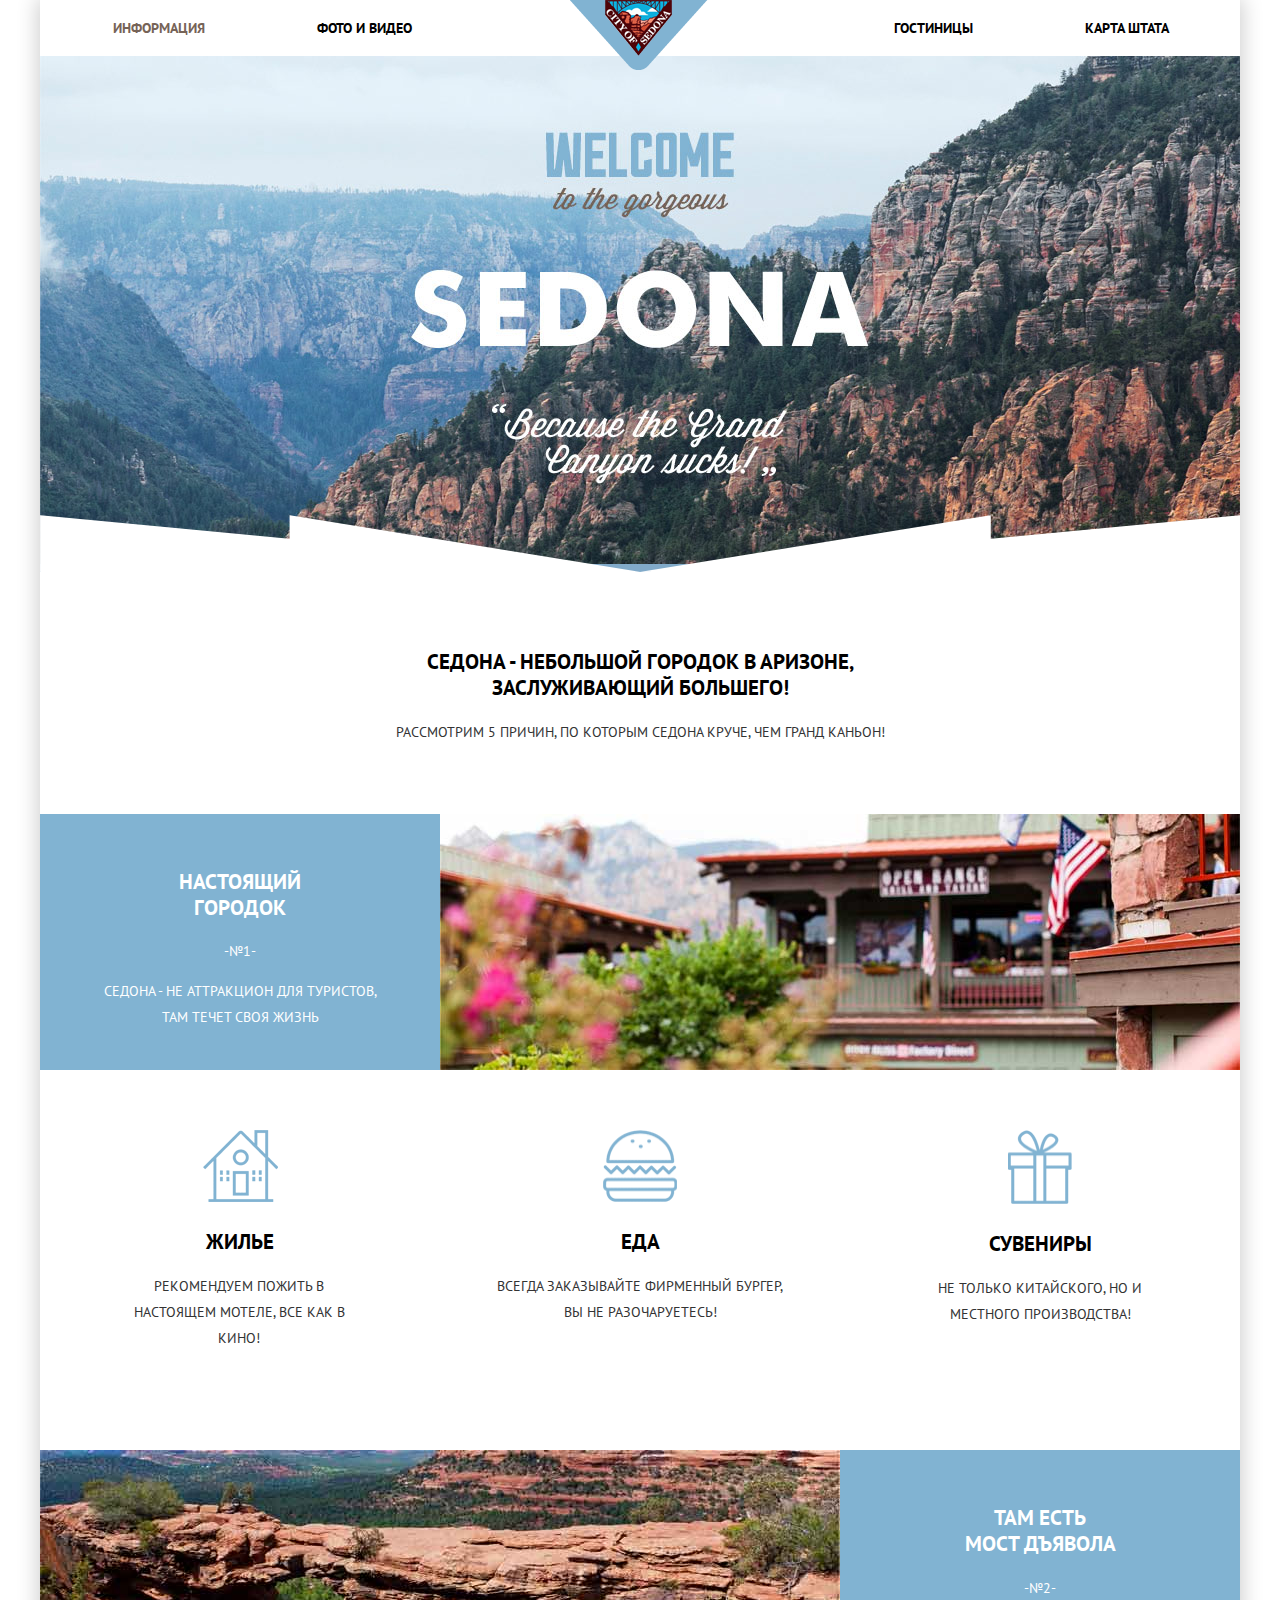
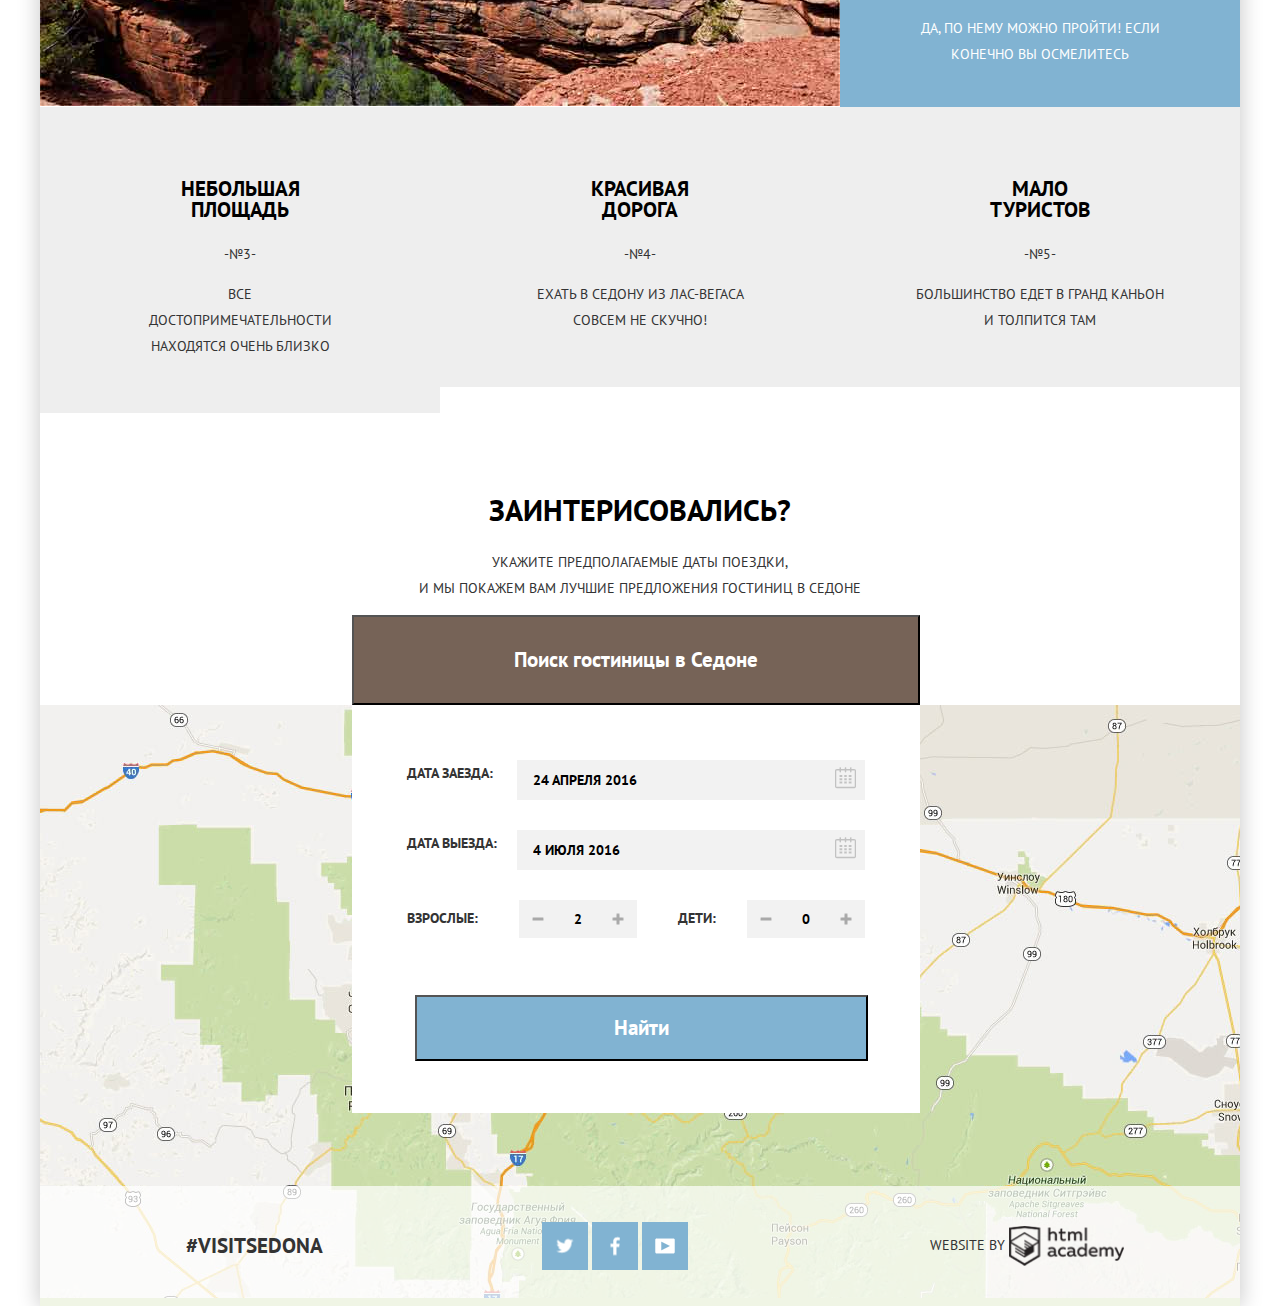
<file: index.html>
<!DOCTYPE html>
<html lang="ru">
  <head>
    <meta charset="utf-8">
    <title>HTML Academy: Седона</title>
    <link rel="stylesheet" href="https://fonts.googleapis.com/css?family=PT+Sans:400,700&subset=cyrillic">
    <link rel="stylesheet" href="css/normalize.css">
    <link rel="stylesheet" href="css/style.css">
  </head>
  <body class="container">
    <header class="main-header">
      <nav class="main-navigation clearfix">
        <ul>
          <li class="menu-left active">
            <a>Информация</a>
          </li>
          <li class="menu-left">
            <a href="#">Фото и видео</a>
          </li>
          <li class="menu-right">
            <a href="#">Карта штата</a>
          </li>
          <li class="menu-right">
            <a href="#">Гостиницы</a>
          </li>
        </ul>
      </nav>
      <div class="index-logo">
        <a href="#">
          <img src="img/logo.png" width="138" height="70" alt="City of Sedona">
         </a>
      </div>
    </header>
    <main class="content">
      <div class="picture">
        <img src="img/Welcome.jpg" width="1200" height="508" alt="Welcome to Sedona">
      </div>
  	  <div class="features">
        <div class="slogan">
  	      <h2>Седона - небольшой городок в Аризоне, заслуживающий большего!</h2>
  	      <p>Рассмотрим 5 причин, по которым Седона круче, чем Гранд Каньон!</p>
        </div>
  	    <div class="index-content clearfix">
  	      <div class="index-content-text text-left">
  	        <h2>Настоящий городок</h2>
  	        <p>-№1-</p>
  	        <p>Седона - не аттракцион для туристов,<br>там течет своя жизнь</p>
  	      </div>
  	      <div class="index-content-pick">
  	        <img src="img/city.jpg" width="800" height="256" alt="View of the town">
  	      </div>
        </div>
  	    <div class="features-item clearfix">
  	      <div class="features-image">
            <img src="img/house.png" width="75" height="72" alt="House">
  	        <h3>Жилье</h3>
  	        <p class="short-text-one">Рекомендуем пожить в настоящем мотеле, все как в кино!</p>
  	      </div>
  	      <div class="features-image">
            <img src="img/food.png" width="74" height="72" alt="Food">
  	        <h3>Еда</h3>
  	        <p class="short-text-two">Всегда заказывайте фирменный бургер, Вы не разочаруетесь!</p>
  	      </div>
  	      <div class="features-image">
            <img src="img/gift.png" width="64" height="74" alt="Gift">
  	        <h3>Сувениры</h3>
  	        <p class="short-text-three">Не только китайского, но и местного производства!</p>
  	      </div>
  	    </div>
  	    <div class="index-content clearfix">
  	      <div class="index-content-pick">
  	        <img src="img/devilbridge.jpg" width="800" height="256" alt="Devil bridge">
  	      </div>
  	      <div class="index-content-text text-right">
  	        <h2>Там есть мост&nbspдъявола</h2>
  	        <p>-№2-</p>
  	        <p>Да, по нему можно пройти! Если конечно Вы осмелитесь</p>
          </div>
  	    </div>
  	    <div class="features-item clearfix">
  	      <div class="features-name area">
            <h3>Небольшая площадь</h3>
  	        <p>-№3-</p>
  	        <p>Все достопримечательности находятся очень близко</p>
  	      </div>
  	      <div class="features-name road">
  	        <h3>Красивая дорога</h3>
  	        <p>-№4-</p>
  	        <p>Ехать в Седону из Лас-Вегаса совсем не скучно!</p>
  	      </div>
  	      <div class="features-name tourists">
  	        <h3>Мало туристов</h3>
  	        <p>-№5-</p>
  	        <p>Большинство едет в Гранд Каньон и толпится там</p>
  	      </div>
  		  </div>
  	  </div>
  	  <div class="question">
  	    <div class="question-title">
  	       <h2>Заинтерисовались?</h2>
  	       <p>Укажите предполагаемые даты поездки,<br> и мы покажем вам лучшие предложения гостиниц в Седоне</p>
  	    </div>
  	    <div class="search-hotel">
  	        <button class="btn-searh">Поиск гостиницы в Седоне
            </button>
        </div>
        <div class="modal-content">
  	      <form action="#" method="get">
            <div class="check check-in clearfix">
    	        <label for="arrival">Дата заезда:</label>
    	        <input type="text" name="data-arrival" id="arrival" value="24 апреля 2016">
              <div class="btn-calendar"></div>
            </div>
            <div class="check clearfix">
    	        <label for="departure">Дата выезда:</label>
    	        <input type="text" name="data-departure" id="departure" value="4 июля 2016">
              <div class="btn-calendar"></div>
            </div>
            <div class="count-people clearfix">
              <div class="adults">
    	          <label for="adults-field">Взрослые:</label>
                <div class="pick">
                  <button class="btn-minus">-</button>
      	      	  <input type="text" name="adults" id="adults-field" value="2">
                  <button class="btn-plus">+</button>
                </div>
              </div>
              <div class="child">
    	          <label for="child-field">Дети:</label>
                <div class="pick">
                  <button class="btn-minus">-</button>
                  <input type="text" name="child" id="child-field" value="0">
                  <button class="btn-plus">+</button>
                </div>
              </div>
            </div>
	          <button class="btn-get" type="submit">Найти</button>
  	      </form>
        </div>
  	    <div class="map">
          <img src="img/map.jpg" width="1200" height="593" alt="map">
  	    </div>
  	  </div>
    </main>
    <footer class="main-footer">
      <div class="hashtag">
        <p>#Visitsedona</p>
      </div>
      <div class="footer-social">
        <a class="social-btn social-btn-tw" href="#">Твиттер</a>
        <a class="social-btn social-btn-fb" href="#">Фейсбук</a>
        <a class="social-btn social-btn-yt" href="#">Ютуб</a>
      </div>
      <div class="footer-copyright">
        <p>Website by
          <a href="https://htmlacademy.ru"></a>
        </p>
      </div>
    </footer>
  </body>
</html>
</file>
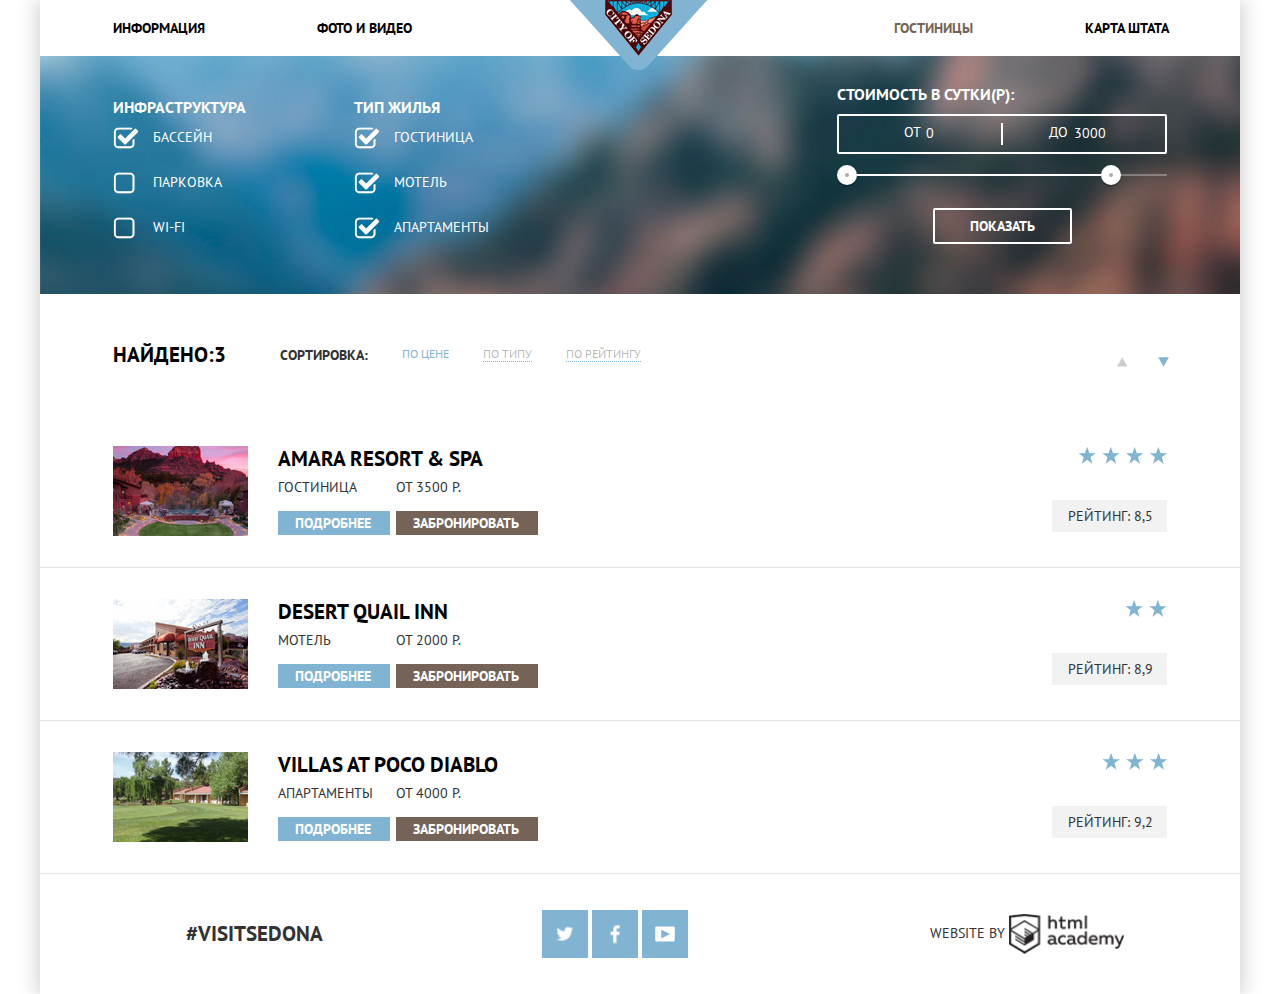
<file: inner.html>
<!DOCTYPE html>
<html lang="ru">
  <head>
    <meta charset="utf-8">
    <title>HTML Academy: Седона</title>
    <link rel="stylesheet" href="https://fonts.googleapis.com/css?family=PT+Sans:400,700&subset=cyrillic">
    <link rel="stylesheet" href="css/normalize.css">
    <link rel="stylesheet" href="css/style.css">
  </head>
  <body class="container">
    <header class="main-header">
      <nav class="main-navigation clearfix">
  	    <ul>
  	      <li class="menu-left">
  	        <a>Информация</a>
  	      </li>
  	      <li class="menu-left">
  	      	<a href="#">Фото и видео</a>
  	      </li>
  	      <li class="menu-right">
  	      	<a href="#">Карта штата</a>
  	      </li>
  	      <li class="menu-right active">
  	      	<a href="#">Гостиницы</a>
  	      </li>
  	    </ul>
      </nav>
      <div class="index-logo">
        <a href="#">
          <img src="img/logo.png" width="138" height="70" alt="City of Sedona">
         </a>
      </div>
    </header>
    <main class="content">
      <div class="filter clearfix">
        <form action="#" method="post">
          <div class="infrastructure">
            <h2>Инфраструктура</h2>
            <input type="checkbox" name="pool" id="pool-field" checked>
            <label for="pool-field">Бассейн</label>
            <input type="checkbox" name="parking" id="parking-field">
            <label for="parking-field">Парковка</label>
            <input type="checkbox" name="wifi" id="wifi-field">
            <label for="wifi-field">Wi-Fi</label>
          </div>
          <div class="type-house">
            <h2>Тип жилья</h2>
            <input type="checkbox" name="hotel" id="hotel-field" checked>
            <label for="hotel-field">Гостиница</label>
            <input type="checkbox" name="motel" id="motel-field" checked>
            <label for="motel-field">Мотель</label>
            <input type="checkbox" name="apartments" id="apartments-field" checked>
            <label for="apartments-field">Апартаменты</label>
          </div>
          <div class="filter-range">
            <div class="filter-range-title">Стоимость в сутки(р):</div>
            <div class="price-controls">
              <label class="min-price">от <input type="text" name="min-price" value="0"></label>
              <label class="max-price">до <input type="text" name="max-price" value="3000"></label>
            </div>
            <div class="range-controls">
              <div class="scale">
                <div class="bar">
                </div>
              </div>
              <div class="range-toggle range-toggle-min">
              </div>
              <div class="range-toggle range-toggle-max">
              </div>
            </div>
            <button class="btn-transparent" type="submit">Показать</button>
          </div>
        </form>
      </div>
      <div class="search-result">
        <div class="find clearfix">
          <h2>Найдено:3</h2>
          <p>Сортировка:</p>
          <a class="sort-active">По цене</a>
          <a href="#">По типу</a>
          <a href="#">По рейтингу</a>
          <a href="#" class="arrow arrow-under arrow-active"></a>
          <a href="#" class="arrow arrow-up"></a>
        </div>
        <div class="hotel clearfix">
          <div class="hotel-image">
            <img src="img/amara.jpg" width="135" height="90" alt="Amara resort & spa">
          </div>
          <div class="hotel-info clearfix">
            <div class="hotel-title">
              <a href="#">Amara resort & spa</a>
            </div>
            <div class="hotel-type">
              <p>Гостиница</p>
              <a href="#" class="btn-read">Подробнее</a>
            </div>
            <div class="cost">
              <p>от 3500 Р.</p>
              <a href="#" class="btn-book">Забронировать</a>
            </div>
          </div>
          <div class="rating">
            <span class="star star-four"></span>
            <p>Рейтинг: 8,5</p>
          </div>
        </div>
        <div class="hotel clearfix">
          <div class="hotel-image desert">
            <img src="img/desert.jpg" width="135" height="90" alt="Desert quail inn">
          </div>
          <div class="hotel-info clearfix">
            <div class="hotel-title">
              <a href="#">Desert quail inn</a>
            </div>
            <div class="hotel-type">
              <p>Мотель</p>
              <a href="#" class="btn-read">Подробнее</a>
            </div>
            <div class="cost">
              <p>от 2000 Р.</p>
              <a href="#" class="btn-book">Забронировать</a>
            </div>
          </div>
          <div class="rating">
            <span class="star star-two"></span>
            <p>Рейтинг: 8,9</p>
          </div>
        </div>
        <div class="hotel clearfix">
          <div class="hotel-image villas">
            <img src="img/villas.jpg" width="135" height="90" alt="Villas at poco diablo">
          </div>
          <div class="hotel-info clearfix">
            <div class="hotel-title">
              <a href="#">Villas at poco diablo</a>
            </div>
            <div class="hotel-type">
              <p>Апартаменты</p>
              <a href="#" class="btn-read">Подробнее</a>
            </div>
            <div class="cost">
              <p>от 4000 Р.</p>
              <a href="#" class="btn-book">Забронировать</a>
            </div>
          </div>
          <div class="rating clearfix">
            <span class="star star-three"></span>
            <p>Рейтинг: 9,2</p>
          </div>
        </div>
      </div>
    </main>
    <footer class="inner-footer">
      <div class="hashtag">
        <p>#Visitsedona</p>
      </div>
      <div class="footer-social">
        <a class="social-btn social-btn-tw" href="#">Твиттер</a>
        <a class="social-btn social-btn-fb" href="#">Фейсбук</a>
        <a class="social-btn social-btn-yt" href="#">Ютуб</a>
      </div>
      <div class="footer-copyright">
        <p>Website by
        <a href="https://htmlacademy.ru"></a>
        </p>
      </div>
    </footer>
  </body>
</html>
</file>
<file: css/style.css>
body {
  position: relative;
  width: 1200px;
	font-size: 14px;
	line-height: 26px;
	font-weight: bold;
	font-family: "PT Sans", "Arial", sans-serif;
  color: #333333;
  text-transform: uppercase;
  box-shadow: 0 0 20px 2px rgba(0, 1, 1, 0.2);
  background-color: #ffffff;
}

h2 {
	font-size: 21px;
	line-height: 26px;
	color: #000000;
	font-weight: bold;
}

h3 {
	font-size: 21px;
	line-height: 21px;
	color: #000000;
	font-weight: bold;
}

.clearfix::after {
  content: "";
  display: table;
  clear: both;
}

.container {
  margin: 0 auto;
}

.main-header {
  position: relative;
  margin: 0 auto;
  padding: 0 73px;
}

.main-navigation {
  width: 1056px;

}

.main-navigation ul {
  margin: 0;
  padding: 0;
  list-style: none;
  font-size: 0;
}

.main-navigation li {
  display: inline-block;
  vertical-align: middle;
  padding: 15px 0px;
  font-size: 14px;
  line-height: 26px;
}

.main-navigation a {
  color: #000000;
  text-decoration: none;
}

.main-navigation a:hover {
  color: #81b3d2;
}

.main-navigation a:active {
  color: rgba(0,0,0,0.3);
}

.active a {
  color: #766357;
}

.active a:hover {
  color: #604e43;
}

.active a:active {
  color: rgba(0,0,0,0.3);
}

.menu-left {
  float: left;
  margin-right: 112px;
}

.menu-right {
  float: right;
  margin-left: 112px;
}

.index-logo {
  position: absolute;
  left: 530px;
  top: 0;
  z-index: 1;
}

.picture {
  background-color: #81aac9;
  position: relative;
  min-height: 508px;
}

.picture::after {
  content: "";
  display: block;
  position: absolute;
  z-index: 2;
  left: 0;
  bottom: 0;
  width: 1200px;
  height: 57px;
  background: url(../img/Shape.png) no-repeat;
}

.slogan {
  width: 576px;
  margin: 0 312px;
  padding-top: 60px;
  padding-bottom: 55px;
  text-align: center;
}

.slogan p{
  font-weight: normal;
}

.index-content-text {
  float: left;
  width: 304px;
  padding-left: 48px;
  padding-right: 48px;
  padding-bottom: 26px;
  background-color: #81b3d2;
  color: #ffffff;
  text-align: center;
}

.index-content-text h2 {
  color: #ffffff;
  margin-top: 55px;
}

.index-content-text p {
  font-weight: normal;
}

.text-left h2 {
  padding-left: 85px;
  padding-right: 85px;
  text-align: center;
}

.text-right h2 {
  margin-top: 55px;
  padding-left: 60px;
  padding-right: 60px;
  text-align: center;
}

.index-content-pick {
  float: left;
  width: 800px;
  min-height: 256px;
  line-height: 0;
  background-color: #e3b89e;
}

.features-image {
  float: left;
  width: 400px;
  padding-top: 60px;
  padding-bottom: 85px;
  text-align: center;
}

.features-image p {
 font-weight: normal;
}

.short-text-one {
  padding-left: 73px;
  padding-right: 75px;
}

.short-text-two {
  padding-left: 56px;
  padding-right: 56px;
}

.short-text-three {
  padding-left: 63px;
  padding-right: 63px;
}

.features-name {
  float: left;
  width: 400px;
  padding-top: 50px;
  padding-bottom: 40px;
  background: #eeeeee;
  text-align: center;
}

.features-name p{
  font-weight: normal;
}

.area h3 {
  margin-right: 141px;
  margin-left: 141px;
}

.area p {
  margin-right: 96px;
  margin-left: 96px;
}

.road h3 {
  margin-left: 150px;
  margin-right: 150px;
}

.road p {
  margin-left: 70px;
  margin-right: 70px;
}

.tourists h3 {
  margin-left: 150px;
  margin-right: 150px;
}

.tourists p {
  margin-right: 70px;
  margin-left: 70px;
}

.question {
  position: relative;
  padding-top: 57px;
  padding-bottom: 0px;
}

.question-title {
  width: 576px;
  margin: 0 312px;
  text-align: center;
}

.question-title h2 {
  font-size: 30px;
  line-height: 30px;
}

.question-title p{
  font-weight: normal;
  text-align: center;
}

.btn-searh {
  font-size: 21px;
  line-height: 26px;
  width: 568px;
  margin: 0 312px;
  padding-top: 30px;
  padding-bottom: 30px;
  background-color: #766357;
  color: #ffffff;
  text-align: center;
}

.modal-content {
  position: absolute;
  z-index: 1;
  top: 290;
  left: 312;
  width: 568px;
  margin: 0 312px;
  background-color: #ffffff
}

.check {
  position: relative;
  margin-bottom: 30px;
  padding-left: 55px;
  padding-right: 55px;
}

.check-in {
  margin-top: 55px;
}

.check label {
  float: left;
  width: 96px;
}

.check input {
  float: right;
  width: 330px;
  height: 38px;
  padding-left: 16px;
  background-color: #f2f2f2;
  border: none;
  font-size: inherit;
  font-family: inherit;
  line-height: inherit;
  text-transform: uppercase;
}

.btn-calendar {
  position: absolute;
  right: 9px;
  top: 7px;
  background: url("../img/sprite.png") no-repeat;
  width: 21px;
  height: 22px;
  background-position: -10px -40px;
  cursor: pointer;
  margin-right: 55px;
}

.btn-calendar:hover {
  width: 21px;
  height: 22px;
  background-position: -92px -40px;
}

.btn-calendar:active {
  width: 21px;
  height: 22px;
  background-position: -51px -40px;
}

.count-people {
  margin-bottom: 57px;
}

.adults {
  position: relative;
  float: left;
  margin-left: 55px;
}

.adults label {
  width: 96px;
  margin-right: 37px;
}

.child label {
  margin-right: 27px;
}

.pick {
  display: inline-block;
  vertical-align: middle;
  font-size: 0;
}

.child {
  float: right;
  margin-right: 55px;
}

.adults input,
.child input {
  display: inline-block;
  vertical-align: middle;
  width: 38px;
  height: 36px;
  background-color: #f2f2f2;
  border: none;
  font-size: 14px;
  line-height: 26px;
  font-family: inherit;
  text-align: center;
}

.btn-minus {
  position: relative;
  font-size: 0;
  display: inline-block;
  vertical-align: top;
  margin: 0;
  padding: 0;
  width: 38px;
  height: 38px;
  background-color: #f2f2f2;
  border: none;
  outline: none;
  cursor: pointer;
}

.btn-minus::before {
  content: "";
  display: inline-block;
  vertical-align: middle;
  position: absolute;
  top: 50%;
  left: 50%;
  transform: translate(-50%, -50%);
  background-image: url(../img/sprite.png);
  background-repeat: no-repeat;
  width: 12px;
  height: 3px;
  background-position: -144px -118px;
}

.btn-minus:hover::before {
  width: 12px;
  height: 3px;
  background-position: -10px -141px;
}

.btn-minus:active::before {
  width: 12px;
  height: 3px;
  background-position: -176px -118px;
}

.btn-plus {
  position: relative;
  font-size: 0;
  display: inline-block;
  vertical-align: top;
  width: 38px;
  height: 38px;
  background-color: #f2f2f2;
  border: none;
  outline: none;
  cursor: pointer;
}

.btn-plus::before {
  content: "";
  display: inline-block;
  vertical-align: middle;
  position: absolute;
  top: 50%;
  left: 50%;
  transform: translate(-50%, -50%);
  background-image: url(../img/sprite.png);
  background-repeat: no-repeat;
  width: 11px;
  height: 11px;
  background-position: -42px -141px;
}

.btn-plus:hover::before {
  width: 11px;
  height: 11px;
  background-position: -104px -141px;
}

.btn-plus:active::before {
  width: 11px;
  height: 11px;
  background-position: -73px -141px;
}

.btn-get {
  font-size: 21px;
  line-height: 26px;
  color: #ffffff;
  margin-bottom: 52px;
  margin-right: 47px;
  margin-left: 63px;
  padding-top: 18px;
  padding-bottom: 18px;
  padding-left: 197px;
  padding-right: 197px;
  background-color: #81b3d2;
}

.map {
  position: relative;
  min-height: 593px;
  background: url("../img/map.jpg") no-repeat;
  background-color: #cbdda9;
}

.main-footer {
  position: absolute;
  background-color: rgba(255,255,255,0.7);
  bottom: 0;
  left: 0;
  right: 0;
  padding-left: 73px;
  padding-right: 73px;
  padding-top: 36px;
  padding-bottom: 36px;
}

.inner-footer {
  padding-left: 73px;
  padding-right: 73px;
  padding-top: 36px;
  padding-bottom: 36px;
}

.hashtag {
  display: inline-block;
  vertical-align: middle;
  margin-left: 73px;
  font-size: 21px;
  line-height: 26px;
}

.hashtag p {
  margin: 0;
}

.footer-social {
  display: inline-block;
  vertical-align: middle;
  width: 400px;
  margin-left: 88px;
  text-align: center;
}

.social-btn {
  position: relative;
  display: inline-block;
  vertical-align: middle;
  font-size: 0;
  width: 46px;
  height: 48px;
  background-color: #81b3d2;
}

.social-btn:hover {
  background-color: #669ec0;
}

.social-btn:active {
  background-color: #5496bd;
}

.social-btn::before {
  content: "";
  display: inline-block;
  vertical-align: middle;
  position: absolute;
  top: 50%;
  left: 50%;
  transform: translate(-50%, -50%);
  background-image: url(../img/sprite.png);
  background-repeat: no-repeat;
}

.social-btn-tw::before {
  width: 17px;
  height: 15px;
  background-position: -205px -47px;
}

.social-btn-fb::before {
  width: 10px;
  height: 19px;
  background-position: -175px -40px;
}

.social-btn-yt::before {
  width: 20px;
  height: 16px;
  background-position: -208px -117px;
}

.social-btn-tw:active::before {
  width: 17px;
  height: 15px;
  background-position: -205px -82px;
}

.social-btn-fb:active::before {
  width: 10px;
  height: 19px;
  background-position: -175px -79px;
}

.social-btn-yt:active::before {
  width: 20px;
  height: 16px;
  background-position: -204px -153px;
}

.footer-copyright {
  display: inline-block;
  vertical-align: middle;
  width: 240px;
  margin-left: 88px;
  text-align: center;
}

.footer-copyright p {
  font-weight: normal;
  margin: 0;
}

.footer-copyright a {
  display: inline-block;
  vertical-align: middle;
  width: 115px;
  height: 40px;
  background-image: url("../img/htmlacademy.png");
  background-size: 115px 40px;
}

.footer-copyright a:hover {
  background-image: url(../img/htmlacademy_1.png);
}

.footer-copyright a:active {
  background-image: url(../img/htmlacademy_2.png);
}

/*inner*/

.filter {
  background-color: #6f7075;
  background-image: url("../img/filter.jpg");
  background-size: cover;
  padding-top: 28px;
  padding-bottom: 32px;
  padding-right: 73px;
  padding-left: 73px;
}

.filter h2 {
  color: #ffffff;
}
.filter input {
  display: inline-block;
  vertical-align: top;
}

.filter label {
  color: #ffffff;
  font-weight: normal;
}

input[type="checkbox"] {
    display: none;
}

input[type="checkbox"] + label {
    display: block;
    position: relative;
    margin-bottom: 24px;
    padding-left: 40px;
    line-height: 21px;
    cursor: pointer;
    color: #ffffff;
}

input[type="checkbox"] + label::before {
    content: "";
    display: block;
    width: 22px;
    height: 22px;
    background: url("../img/sprite.png") no-repeat;
    background-position: -133px -40px;
    position:absolute;
    left: 0;
    top:0;
}

input[type="checkbox"]:checked + label::before {
    width: 26px;
    height: 22px;
    background: url("../img/sprite.png") no-repeat;
    background-position: -52px -82px;
}

input[type="checkbox"]:disabled + label::before {
    background: url("../img/sprite.png");
    background-position: -98px -82px;
}

input[type="checkbox"]:checked:disabled + label::before {
    width: 26px;
    height: 22px;
    background: url("../img/sprite.png");
    background-position: -203px -47px;
}

.filter h2 {
  margin-bottom: 9px;
  font-size: 16px;
  line-height: 21px;
}

.infrastructure {
  float: left;
  width: 241px;
}

.type-house {
  float: left;
  width: 288px;

}

.filter-range {
  float: right;
  width: 330px;
  color: #ffffff;
  text-transform: uppercase;
}

.filter-range-title {
  margin-bottom: 9px;
  font-size: 16px;
  line-height: 21px;
}

.price-controls {
  position: relative;
  height: 36px;
  margin-bottom: 20px;
  font-size: 0;
  border: 2px solid #ffffff;
  border-radius: 2px;
}

.price-controls::after {
  content: "";
  position: absolute;
  top: 50%;
  left: 50%;
  width: 2px;
  height: 22px;
  background: #ffffff;
  transform: translate(-50%, -50%);
}

.price-controls label {
  display: inline-block;
  vertical-align: top;
  font-size: 14px;
  line-height: 38px;
  cursor: pointer;

}

.price-controls .min-price,
.price-controls .max-price {
  display: inline-block;
  vertical-align: top;
  width: 80px;
  font-size: 14px;
  line-height: 32px;
  padding-left: 65px;
  cursor: pointer;
}

.price-controls input {
  width: 50px;
  margin: 0;
  color: inherit;
  font: inherit;
  background: none;
  border: none;
  outline: none;
}

.range-controls {
  position: relative;

  margin-bottom: 32px;
}

.range-controls .scale {
  height: 2px;
  background: rgba(255,255,255,0.3);
}

.range-controls .bar {
  width: 80%;
  height: 2px;
  background: #ffffff;
}

.range-toggle {
  position: absolute;
  top:-9px;
  width: 4px;
  height: 4px;
  background: #ababab;
  border: 8px solid #ffffff;
  border-radius: 50%;
  box-shadow: 0 2px 1px 0 rgba(0,1,1,0.2);
  cursor: pointer;
}

.range-toggle:hover {
  background: #1c4f80;
}

.range-toggle-min {
  left: 0;
}

.range-toggle-max {
  left: 80%;
}

.btn-transparent {
  display: block;
  margin: 0 auto;
  padding: 6px 35px;
  font-size: 14px;
  line-height: 20px;
  color: #ffffff;
  text-transform: uppercase;
  background: transparent;
  border: 2px solid #ffffff;
  border-radius: 2px;
  outline: none;
  cursor: pointer;
}

.btn-transparent:hover {
  color: #000000;
  background: #ffffff;
}

.find {
  width: 1056px;
  margin: 0 73px;
  padding: 30px 0;
}

.find h2 {
  display: inline-block;
  vertical-align: middle;
}

.find p {
  display: inline-block;
  vertical-align: middle;
  margin-left: 50px;
}

.find a {
  line-height: 18px;
  font-size: 12px;
  font-weight: normal;
  margin-left: 30px;
  text-decoration: none;
  font-weight: normal;
  border-bottom: 1px dotted #81b3d2;
  color: rgba(0,0,0,0.3);
}

.find a:hover {
  color: #81b3d2;
}

.find a:active {
  color: #000000;
  border-bottom: none;
}

a.sort-active {
  color: #81b3d2;
  border-bottom: none;
}

a.arrow {
  float: right;
  margin-top: 30px;
  border-bottom: none;
}

.arrow::before {
  content: "";
  display: inline-block;
  background-image: url(../img/sprite.png);
  background-repeat: no-repeat;
}

.arrow-up::before {
    width: 11px;
    height: 10px;
    background-position: -103px -10px;
}

.arrow-under::before {
    width: 11px;
    height: 10px;
    background-position: -10px -10px;
}

.arrow-up:hover::before {
  width: 11px;
  height: 10px;
  background-position: -165px -10px;
}

.arrow-under:hover::before {
  width: 11px;
  height: 10px;
  background-position: -72px -10px;
}

.arrow-up:active::before {
  width: 11px;
  height: 10px;
  background-position: -134px -10px;
}

.arrow-under:active::before {
  width: 11px;
  height: 10px;
  background-position: -41px -10px;
}

.arrow-active::before {
  width: 11px;
  height: 10px;
  background-position: -41px -10px;
}

.hotel {
  padding: 31px 73px;
  border-bottom: 1px solid #e5e5e5;
}

.hotel p {
  font-weight: normal;
}

.hotel-image {
  float: left;
  width: 135px;
  height: 90px;
  margin-right: 30px;
}

.amara {
  background-color: #622735;
}

.desert {
  background-color: #613736;
}

.villas {
  background-color: #819049;
}

.hotel-info {
  float: left;
}

.hotel-title a {
  padding-top: 0;
  font-size: 21px;
  line-height: 26px;
  color: #000000;
  text-decoration: none;
}

.hotel-title a:hover {
  color: #81b3d2;
}

.hotel-title a:active {
  color: rgba(0,0,0,0.3);
}

.hotel-type {
  float: left;
  margin-right: 6px;
}

.hotel-type p {
  margin: 0;
  margin-bottom: 10px;

}

.btn-read {
  padding-top: 3px;
  padding-bottom:  3px;
  padding-left: 17px;
  padding-right: 19px;
  background-color: #81b3d2;
  color: #ffffff;
  text-decoration: none;
}

.btn-read:hover {
  background-color: #669ec0;
}

.btn-read:active {
  background-color: #5496bd;
  color: rgba(255,255,255,0.7);
 }

.cost {
  float: left;
}

.cost p {
  margin: 0;
  margin-bottom: 10px;
}

.btn-book {
  padding-top: 3px;
  padding-bottom: 3px;
  padding-left: 17px;
  padding-right: 19px;
  background-color: #766357;
  color: #ffffff;
  text-decoration: none;
}

.btn-book:hover {
  background-color: #604e43;
}

.btn-book:active {
  background-color: #503e33;
  color: rgba(255,255,255,0.70);
}

.rating {
  float: right;
  position: relative;
  width: 241px;

}

.rating p {
  position: absolute;
  top: 40px;
  right: 0;
  text-align: right;
  padding-top: 3px;
  padding-bottom: 3px;
  padding-left: 16px;
  padding-right: 14px;
  background-color: #f2f2f2;
}

.star {
  float: right;
}

.star::before {
  content: "";
  display: inline-block;
  background-image: url(../img/sprite.png);
  background-repeat: no-repeat;
}

.star-four::before {
  width: 89px;
  height: 17px;
  background-position: -10px -172px;
}

.star-two::before {
  width: 42px;
  height: 17px;
  background-position: -205px -10px;
}

.star-three::before {
  width: 65px;
  height: 17px;
  background-position: -119px -172px;;
}


/*sprite*/

.sprite {
    background-image: url(../img/sprite.png);
    background-repeat: no-repeat;
    display: block;
}

.sprite-ico-arrow-under {
    width: 11px;
    height: 10px;
    background-position: -10px -10px;
}

.sprite-ico-arrow-under-down {
    width: 11px;
    height: 10px;
    background-position: -41px -10px;
}

.sprite-ico-arrow-under-hvr {
    width: 11px;
    height: 10px;
    background-position: -72px -10px;
}

.sprite-ico-arrow-up {
    width: 11px;
    height: 10px;
    background-position: -103px -10px;
}

.sprite-ico-arrow-up-down {
    width: 11px;
    height: 10px;
    background-position: -134px -10px;
}

.sprite-ico-arrow-up-hvr {
    width: 11px;
    height: 10px;
    background-position: -165px -10px;
}

.sprite-ico-calendar {
    width: 21px;
    height: 22px;
    background-position: -10px -40px;
}

.sprite-ico-calendar-down {
    width: 21px;
    height: 22px;
    background-position: -51px -40px;
}

.sprite-ico-calendar-hvr {
    width: 21px;
    height: 22px;
    background-position: -92px -40px;
}

.sprite-ico-checkbox {
    width: 22px;
    height: 22px;
    background-position: -133px -40px;
}

.sprite-ico-checkbox-disabled {
    width: 22px;
    height: 22px;
    background-position: -10px -82px;
}

.sprite-ico-checkbox-tick {
    width: 26px;
    height: 22px;
    background-position: -52px -82px;
}

.sprite-ico-checkbox-tick-disabled {
    width: 26px;
    height: 22px;
    background-position: -98px -82px;
}

.sprite-ico-fb {
    width: 10px;
    height: 19px;
    background-position: -175px -40px;
}

.sprite-ico-fb-down {
    width: 10px;
    height: 19px;
    background-position: -175px -79px;
}

.sprite-ico-minus {
    width: 12px;
    height: 3px;
    background-position: -144px -118px;
}

.sprite-ico-minus-down {
    width: 12px;
    height: 3px;
    background-position: -176px -118px;
}

.sprite-ico-minus-hvr {
    width: 12px;
    height: 3px;
    background-position: -10px -141px;
}

.sprite-ico-plus {
    width: 11px;
    height: 11px;
    background-position: -42px -141px;
}

.sprite-ico-plus-down {
    width: 11px;
    height: 11px;
    background-position: -73px -141px;
}

.sprite-ico-plus-hvr {
    width: 11px;
    height: 11px;
    background-position: -104px -141px;
}

.sprite-ico-star-four {
    width: 89px;
    height: 17px;
    background-position: -10px -172px;
}

.sprite-ico-star-three {
    width: 65px;
    height: 17px;
    background-position: -119px -172px;
}

.sprite-ico-star-two {
    width: 42px;
    height: 17px;
    background-position: -205px -10px;
}

.sprite-ico-tw {
    width: 17px;
    height: 15px;
    background-position: -205px -47px;
}

.sprite-ico-tw-down {
    width: 17px;
    height: 15px;
    background-position: -205px -82px;
}

.sprite-ico-yt {
    width: 20px;
    height: 16px;
    background-position: -208px -117px;
}

.sprite-ico-yt-down {
    width: 20px;
    height: 16px;
    background-position: -204px -153px;
}
</file>
